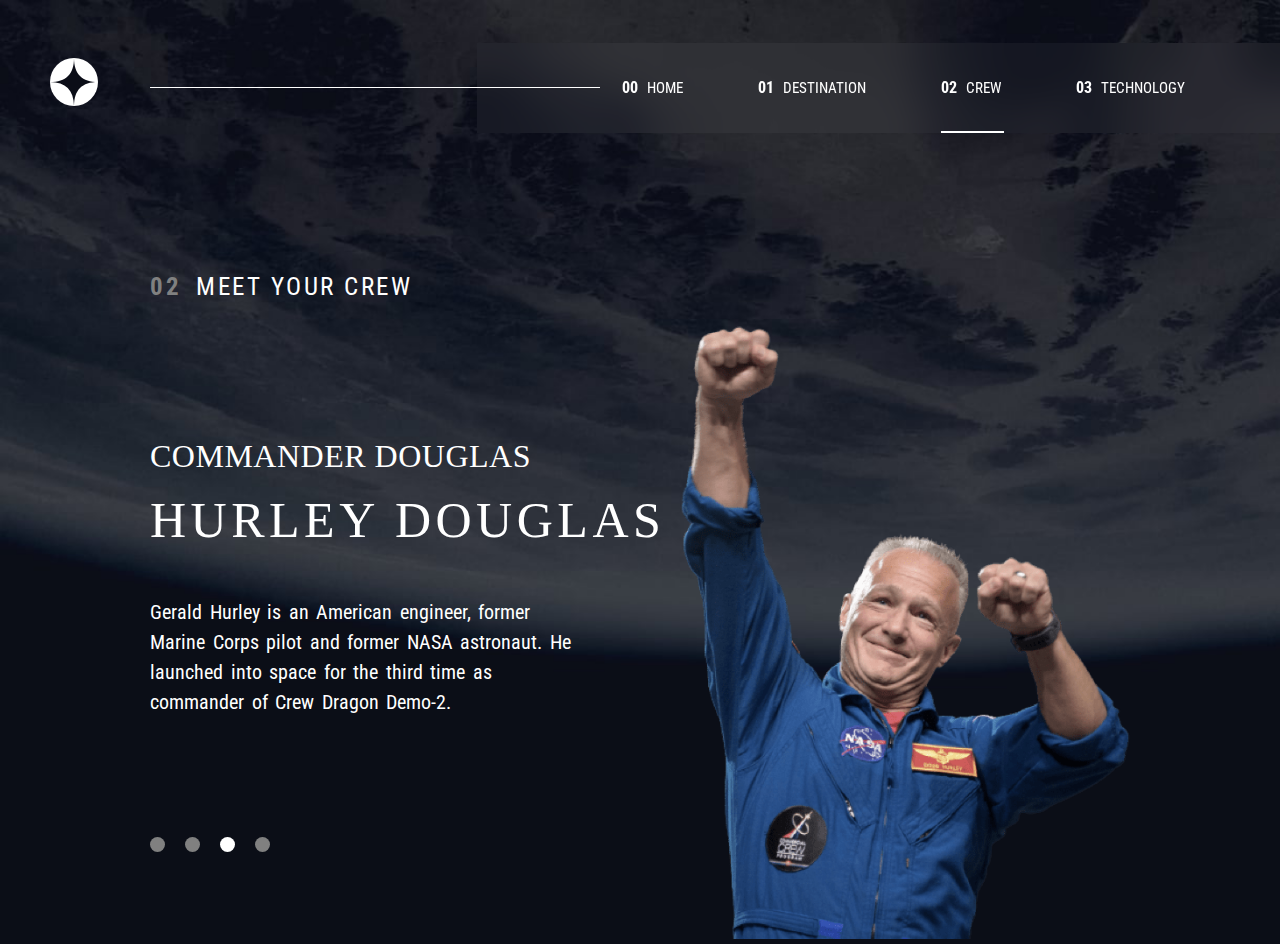
<file: crew.commander.html>
<!DOCTYPE html>
<html lang="en">
  <head>
    <meta charset="UTF-8" />
    <meta name="viewport" content="width=device-width, initial-scale=1.0" />

    <link
      rel="icon"
      type="image/png"
      sizes="32x32"
      href="./assets/favicon-32x32.png"
    />
    <link rel="stylesheet" href="./style.css" />
    <link rel="stylesheet" href="./CSS/all.min.css" />
    <link rel="stylesheet" href="./CSS/normalize.css" />
    <link rel="preconnect" href="https://fonts.googleapis.com" />
    <link rel="preconnect" href="https://fonts.gstatic.com" crossorigin />
    <link
      href="https://fonts.googleapis.com/css2?family=Roboto+Condensed:ital,wght@0,100..900;1,100..900&display=swap"
      rel="stylesheet"
    />

    <title>crew</title>
  </head>
  <body>
    <div class="page3">
      <div class="home">
        <div class="header">
          <div class="icon">
            <img src="./starter-code/assets/shared/logo.svg" alt="" />
          </div>
          <i class="fa-sharp fa-solid fa-bars mobList"></i>
          <div class="nav">
            <ul>
              <li>
                <a onclick="location.href='index.html'"><span>00 </span>Home</a>
              </li>
              <li>
                <a onclick="location.href= 'destination.moon.html'"
                  ><span>01 </span>Destination</a
                >
              </li>
              <li>
                <a onclick="location.href= 'crew.html'" class="crew-active"
                  ><span>02 </span>Crew</a
                >
              </li>
              <li>
                <a onclick="location.href= 'technology.vehicle.html'"
                  ><span>03 </span>Technology</a
                >
              </li>
            </ul>
          </div>
        </div>

        <ul class="menuList" pos="up">
          <li>
            <a onclick="location.href='index.html'"><span>00 </span>Home</a>
          </li>
          <li>
            <a onclick="location.href= 'destination.moon.html'"
              ><span>01 </span>Destination</a
            >
          </li>
          <li>
            <a onclick="location.href= 'crew.html'"><span>02 </span>Crew</a>
          </li>
          <li>
            <a onclick="location.href= 'technology.vehicle.html'"
              ><span>03 </span>Technology</a
            >
          </li>
        </ul>
        <div class="crew">
          <div class="content">
            <div class="text">
              <p class="top"><span>02</span>Meet your crew</p>
              <h4>Commander Douglas</h4>
              <h2>Hurley Douglas</h2>
              <div class="title">
                Gerald Hurley is an American engineer, former Marine Corps pilot
                and former NASA astronaut. He launched into space for the third
                time as commander of Crew Dragon Demo-2.
              </div>
              <div class="boluets">
                <span
                  class="one"
                  onclick="location.href='crew.pilot.html'"
                ></span>
                <span
                  class="two"
                  onclick="location.href='crew.specialist.html'"
                ></span>
                <span
                  class="three active"
                  onclick="location.href='crew.commander.html'"
                ></span>
                <span
                  class="four"
                  onclick="location.href='crew.engineer.html'"
                ></span>
              </div>
            </div>
            <div class="image">
              <img
                src="./starter-code/assets/crew/image-douglas-hurley.png"
                alt=""
              />
            </div>
          </div>
        </div>
      </div>
    </div>
    <script src="./main.js"></script>
  </body>
</html>
</file>
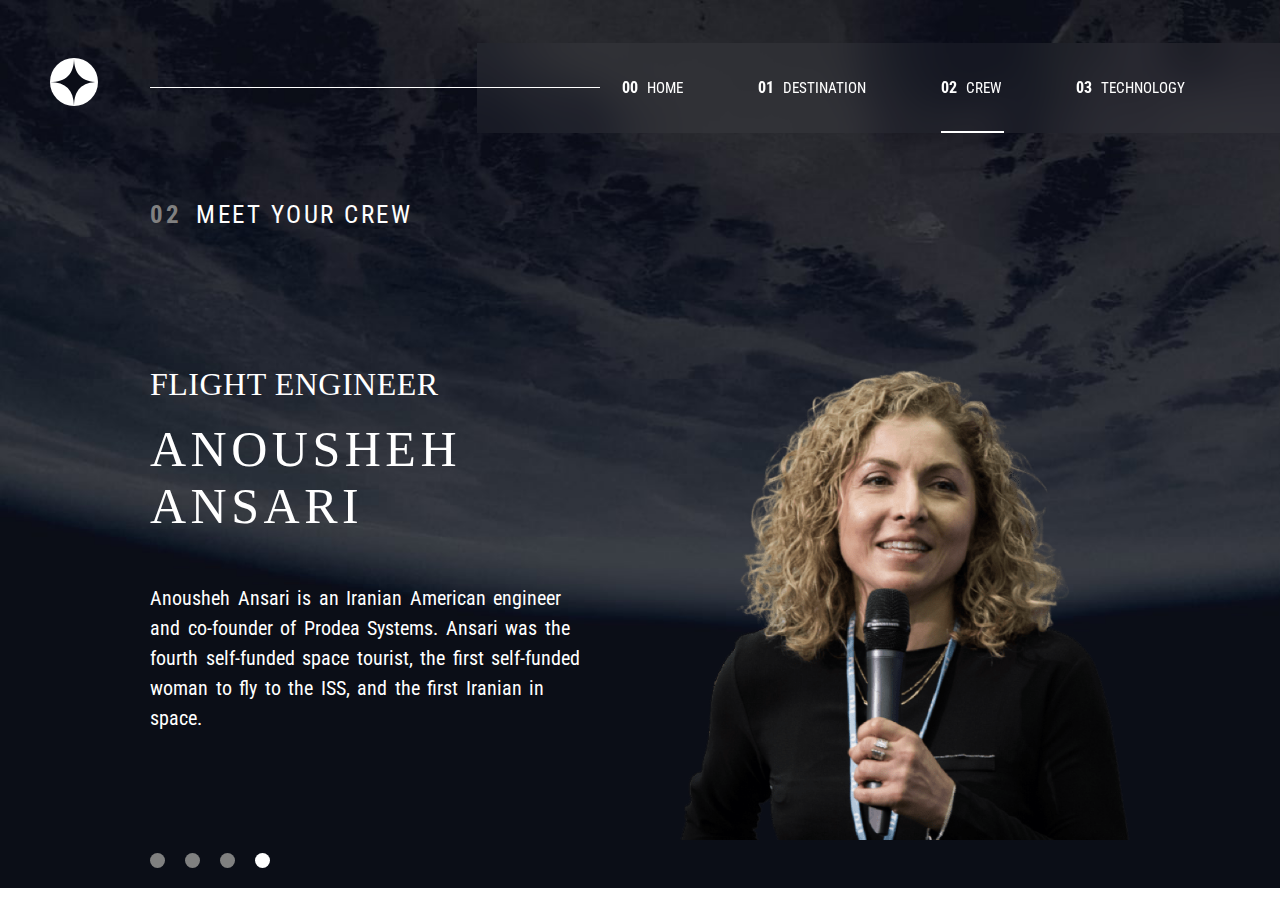
<file: crew.engineer.html>
<!DOCTYPE html>
<html lang="en">
  <head>
    <meta charset="UTF-8" />
    <meta name="viewport" content="width=device-width, initial-scale=1.0" />

    <link
      rel="icon"
      type="image/png"
      sizes="32x32"
      href="./assets/favicon-32x32.png"
    />
    <link rel="stylesheet" href="./style.css" />
    <link rel="stylesheet" href="./CSS/all.min.css" />
    <link rel="stylesheet" href="./CSS/normalize.css" />
    <link rel="preconnect" href="https://fonts.googleapis.com" />
    <link rel="preconnect" href="https://fonts.gstatic.com" crossorigin />
    <link
      href="https://fonts.googleapis.com/css2?family=Roboto+Condensed:ital,wght@0,100..900;1,100..900&display=swap"
      rel="stylesheet"
    />

    <title>Destination</title>
  </head>
  <body>
    <div class="page3">
      <div class="home">
        <div class="header">
          <div class="icon">
            <img src="./starter-code/assets/shared/logo.svg" alt="" />
          </div>
          <i class="fa-sharp fa-solid fa-bars mobList"></i>
          <div class="nav">
            <ul>
              <li>
                <a onclick="location.href='index.html'"><span>00 </span>Home</a>
              </li>
              <li>
                <a onclick="location.href= 'destination.moon.html'"
                  ><span>01 </span>Destination</a
                >
              </li>
              <li>
                <a onclick="location.href= 'crew.html'" class="crew-active"
                  ><span>02 </span>Crew</a
                >
              </li>
              <li>
                <a onclick="location.href= 'technology.vehicle.html'"
                  ><span>03 </span>Technology</a
                >
              </li>
            </ul>
          </div>
        </div>

        <ul class="menuList" pos="up">
          <li>
            <a onclick="location.href='index.html'"><span>00 </span>Home</a>
          </li>
          <li>
            <a onclick="location.href= 'destination.moon.html'"
              ><span>01 </span>Destination</a
            >
          </li>
          <li>
            <a onclick="location.href= 'crew.html'"><span>02 </span>Crew</a>
          </li>
          <li>
            <a onclick="location.href= 'technology.vehicle.html'"
              ><span>03 </span>Technology</a
            >
          </li>
        </ul>
        <div class="crew">
          <div class="content">
            <div class="text">
              <p class="top"><span>02</span>Meet your crew</p>
              <h4>Flight Engineer</h4>
              <h2>Anousheh Ansari</h2>
              <div class="title">
                Anousheh Ansari is an Iranian American engineer and co-founder
                of Prodea Systems. Ansari was the fourth self-funded space
                tourist, the first self-funded woman to fly to the ISS, and the
                first Iranian in space.
              </div>
              <div class="boluets">
                <span
                  class="one"
                  onclick="location.href='crew.pilot.html'"
                ></span>
                <span
                  class="two"
                  onclick="location.href='crew.specialist.html'"
                ></span>
                <span
                  class="three"
                  onclick="location.href='crew.commander.html'"
                ></span>
                <span
                  class="four active"
                  onclick="location.href='crew.engineer.html'"
                ></span>
              </div>
            </div>
            <div class="image">
              <img
                src="./starter-code/assets/crew/image-anousheh-ansari.png"
                alt=""
              />
            </div>
          </div>
        </div>
      </div>
    </div>
    <script src="./main.js"></script>
  </body>
</html>
</file>
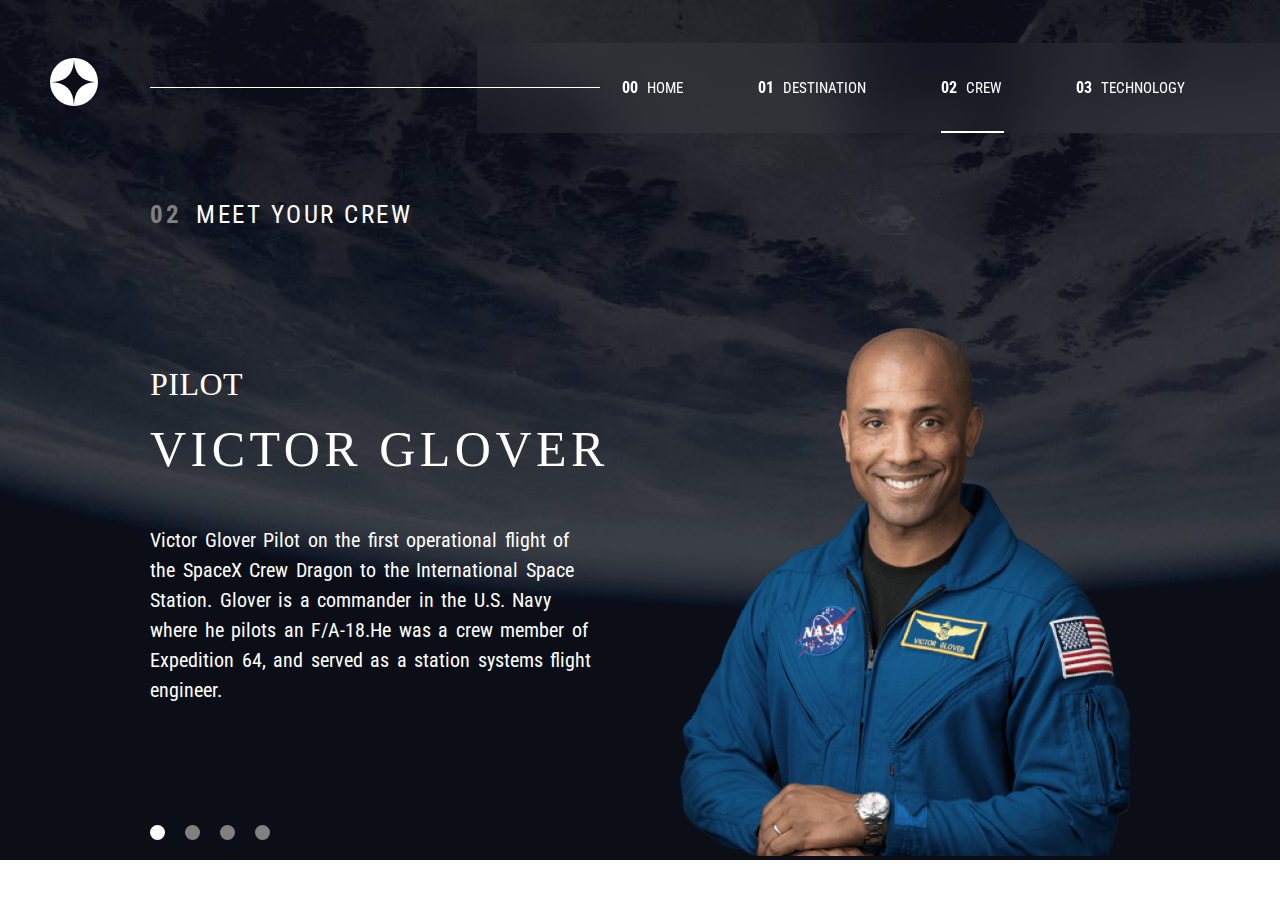
<file: crew.html>
<!DOCTYPE html>
<html lang="en">
  <head>
    <meta charset="UTF-8" />
    <meta name="viewport" content="width=device-width, initial-scale=1.0" />

    <link
      rel="icon"
      type="image/png"
      sizes="32x32"
      href="./assets/favicon-32x32.png"
    />
    <link rel="stylesheet" href="./style.css" />
    <link rel="stylesheet" href="./CSS/all.min.css" />
    <link rel="stylesheet" href="./CSS/normalize.css" />
    <link rel="preconnect" href="https://fonts.googleapis.com" />
    <link rel="preconnect" href="https://fonts.gstatic.com" crossorigin />
    <link
      href="https://fonts.googleapis.com/css2?family=Roboto+Condensed:ital,wght@0,100..900;1,100..900&display=swap"
      rel="stylesheet"
    />

    <title>crew</title>
  </head>
  <body>
    <div class="page3">
      <div class="home">
        <div class="header">
          <div class="icon">
            <img src="./starter-code/assets/shared/logo.svg" alt="" />
          </div>
          <i class="fa-sharp fa-solid fa-bars mobList"></i>
          <div class="nav">
            <ul>
              <li>
                <a onclick="location.href='index.html'"><span>00 </span>Home</a>
              </li>
              <li>
                <a onclick="location.href= 'destination.moon.html'"
                  ><span>01 </span>Destination</a
                >
              </li>
              <li>
                <a onclick="location.href= 'crew.html'" class="crew-active"
                  ><span>02 </span>Crew</a
                >
              </li>
              <li>
                <a onclick="location.href= 'technology.vehicle.html'"
                  ><span>03 </span>Technology</a
                >
              </li>
            </ul>
          </div>
        </div>

        <ul class="menuList" pos="up">
          <li>
            <a onclick="location.href='index.html'"><span>00 </span>Home</a>
          </li>
          <li>
            <a onclick="location.href= 'destination.moon.html'"
              ><span>01 </span>Destination</a
            >
          </li>
          <li>
            <a onclick="location.href= 'crew.html'"><span>02 </span>Crew</a>
          </li>
          <li>
            <a onclick="location.href= 'technology.vehicle.html'"
              ><span>03 </span>Technology</a
            >
          </li>
        </ul>
        <div class="crew">
          <div class="content">
            <div class="text">
              <p class="top"><span>02</span>Meet your crew</p>
              <h4>Pilot</h4>
              <h2>Victor Glover</h2>
              <div class="title">
                Victor Glover Pilot on the first operational flight of the
                SpaceX Crew Dragon to the International Space Station. Glover is
                a commander in the U.S. Navy where he pilots an F/A-18.He was a
                crew member of Expedition 64, and served as a station systems
                flight engineer.
              </div>
              <div class="boluets">
                <span
                  class="one active"
                  onclick="location.href='crew.pilot.html'"
                ></span>
                <span
                  class="two"
                  onclick="location.href='crew.specialist.html'"
                ></span>
                <span
                  class="three"
                  onclick="location.href='crew.commander.html'"
                ></span>
                <span
                  class="four"
                  onclick="location.href='crew.engineer.html'"
                ></span>
              </div>
            </div>
            <div class="image">
              <img
                src="./starter-code/assets/crew/image-victor-glover.png"
                alt=""
              />
            </div>
          </div>
        </div>
      </div>
    </div>
    <script src="./main.js"></script>
  </body>
</html>
</file>
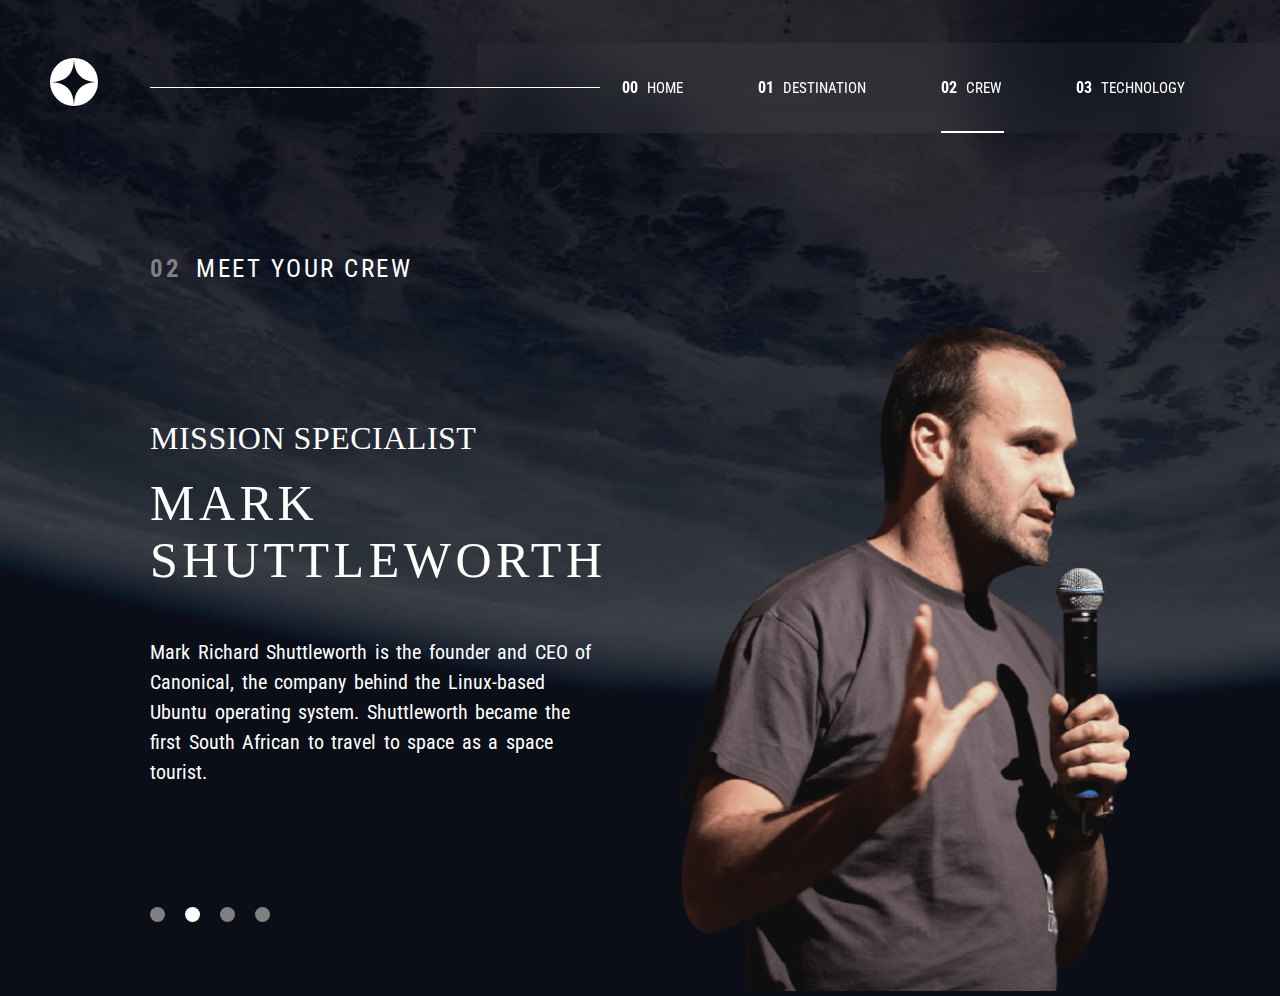
<file: crew.specialist.html>
<!DOCTYPE html>
<html lang="en">
  <head>
    <meta charset="UTF-8" />
    <meta name="viewport" content="width=device-width, initial-scale=1.0" />

    <link
      rel="icon"
      type="image/png"
      sizes="32x32"
      href="./assets/favicon-32x32.png"
    />
    <link rel="stylesheet" href="./style.css" />
    <link rel="stylesheet" href="./CSS/all.min.css" />
    <link rel="stylesheet" href="./CSS/normalize.css" />
    <link rel="preconnect" href="https://fonts.googleapis.com" />
    <link rel="preconnect" href="https://fonts.gstatic.com" crossorigin />
    <link
      href="https://fonts.googleapis.com/css2?family=Roboto+Condensed:ital,wght@0,100..900;1,100..900&display=swap"
      rel="stylesheet"
    />

    <title>crew</title>
  </head>
  <body>
    <div class="page3">
      <div class="home">
        <div class="header">
          <div class="icon">
            <img src="./starter-code/assets/shared/logo.svg" alt="" />
          </div>
          <i class="fa-sharp fa-solid fa-bars mobList"></i>
          <div class="nav">
            <ul>
              <li>
                <a onclick="location.href='index.html'"><span>00 </span>Home</a>
              </li>
              <li>
                <a onclick="location.href= 'destination.moon.html'"
                  ><span>01 </span>Destination</a
                >
              </li>
              <li>
                <a onclick="location.href= 'crew.html'" class="crew-active"
                  ><span>02 </span>Crew</a
                >
              </li>
              <li>
                <a onclick="location.href= 'technology.vehicle.html'"
                  ><span>03 </span>Technology</a
                >
              </li>
            </ul>
          </div>
        </div>

        <ul class="menuList" pos="up">
          <li>
            <a onclick="location.href='index.html'"><span>00 </span>Home</a>
          </li>
          <li>
            <a onclick="location.href= 'destination.moon.html'"
              ><span>01 </span>Destination</a
            >
          </li>
          <li>
            <a onclick="location.href= 'crew.html'"><span>02 </span>Crew</a>
          </li>
          <li>
            <a onclick="location.href= 'technology.vehicle.html'"
              ><span>03 </span>Technology</a
            >
          </li>
        </ul>
        <div class="crew">
          <div class="content">
            <div class="text">
              <p class="top"><span>02</span>Meet your crew</p>
              <h4>Mission Specialist</h4>
              <h2>Mark Shuttleworth</h2>
              <div class="title">
                Mark Richard Shuttleworth is the founder and CEO of Canonical,
                the company behind the Linux-based Ubuntu operating system.
                Shuttleworth became the first South African to travel to space
                as a space tourist.
              </div>
              <div class="boluets">
                <span
                  class="one"
                  onclick="location.href='crew.pilot.html'"
                ></span>
                <span
                  class="two active"
                  onclick="location.href='crew.specialist.html'"
                ></span>
                <span
                  class="three"
                  onclick="location.href='crew.commander.html'"
                ></span>
                <span
                  class="four"
                  onclick="location.href='crew.engineer.html'"
                ></span>
              </div>
            </div>
            <div class="image">
              <img
                src="./starter-code/assets/crew/image-mark-shuttleworth.png"
                alt=""
              />
            </div>
          </div>
        </div>
      </div>
    </div>
    <script src="./main.js"></script>
  </body>
</html>
</file>
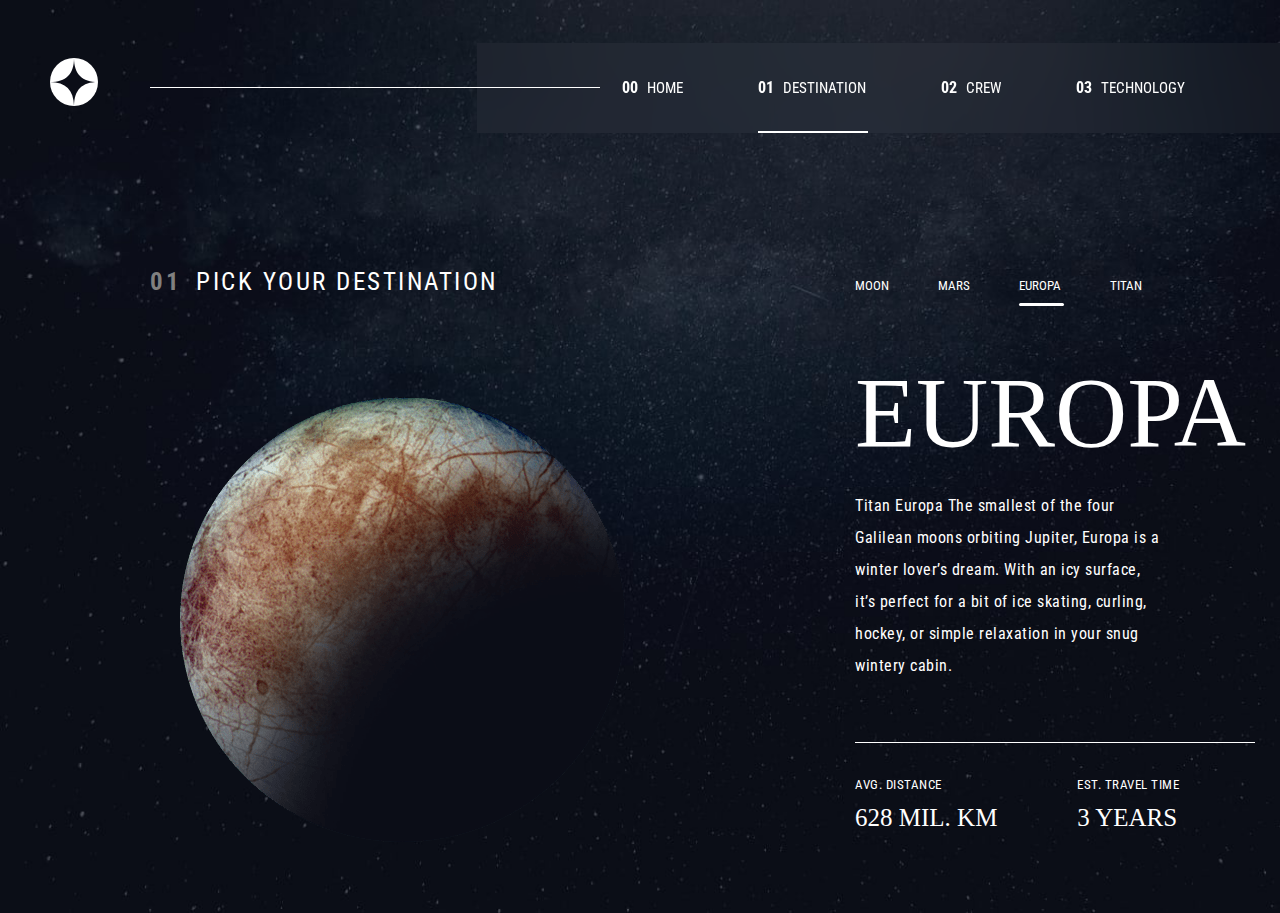
<file: destination.europa.html>
<!DOCTYPE html>
<html lang="en">
  <head>
    <meta charset="UTF-8" />
    <meta name="viewport" content="width=device-width, initial-scale=1.0" />

    <link
      rel="icon"
      type="image/png"
      sizes="32x32"
      href="./assets/favicon-32x32.png"
    />
    <link rel="stylesheet" href="./style.css" />
    <link rel="stylesheet" href="./CSS/all.min.css" />
    <link rel="stylesheet" href="./CSS/normalize.css" />
    <link rel="preconnect" href="https://fonts.googleapis.com" />
    <link rel="preconnect" href="https://fonts.gstatic.com" crossorigin />
    <link
      href="https://fonts.googleapis.com/css2?family=Roboto+Condensed:ital,wght@0,100..900;1,100..900&display=swap"
      rel="stylesheet"
    />

    <title>Destination</title>
  </head>
  <body>
    <div class="page2">
      <div class="home">
        <div class="header">
          <div class="icon">
            <img src="./starter-code/assets/shared/logo.svg" alt="" />
          </div>
          <i class="fa-sharp fa-solid fa-bars mobList"></i>
          <div class="nav">
            <ul>
              <li>
                <a onclick="location.href='index.html'"><span>00 </span>Home</a>
              </li>
              <li class="destination-active">
                <a onclick="location.href= 'destination.moon.html'"
                  ><span>01 </span>Destination</a
                >
              </li>
              <li>
                <a onclick="location.href= 'crew.html'"><span>02 </span>Crew</a>
              </li>
              <li>
                <a onclick="location.href= 'technology.vehicle.html'"
                  ><span>03 </span>Technology</a
                >
              </li>
            </ul>
          </div>
        </div>

        <ul class="menuList" pos="up">
          <li>
            <a onclick="location.href='index.html'"><span>00 </span>Home</a>
          </li>
          <li>
            <a onclick="location.href= 'destination.moon.html'"
              ><span>01 </span>Destination</a
            >
          </li>
          <li>
            <a onclick="location.href= 'crew.html'"><span>02 </span>Crew</a>
          </li>
          <li>
            <a onclick="location.href= 'technology.vehicle.html'"
              ><span>03 </span>Technology</a
            >
          </li>
        </ul>
        <div class="destination">
          <div class="content">
            <div class="left">
              <p class="top"><span>01</span>Pick your destination</p>
              <img
                src="./starter-code/assets/destination/image-europa.png"
                alt=""
              />
            </div>
            <div class="right">
              <span onclick="location.href= 'destination.moon.html'">moon</span>
              <span onclick="location.href= 'destination.mars.html'" >mars</span>
              <span onclick="location.href= 'destination.europa.html'" class="europa-active">europa</span>
              <span onclick="location.href= 'destination.titan.html'">titan</span>
              <h4>europa</h4>
              <p>
                Titan Europa The smallest of the four Galilean moons orbiting Jupiter, Europa is a winter lover’s dream. With an icy surface, it’s perfect for a bit of ice skating, curling, hockey, or simple relaxation in your snug wintery cabin.
              </p>
              <div class="footer">
                <span class="svg">
                  <p>avg. distance</p>
                  <h2> 628 mil. km</h2>
                </span>
                <span class="est">
                  <p>est. travel time</p>
                  <h2>3 years</h2>
              </div>
              </span>
            </div>
          </div>
        </div>
      </div>
    </div>
    <script src="./main.js"></script>
  </body>
</html>
</file>
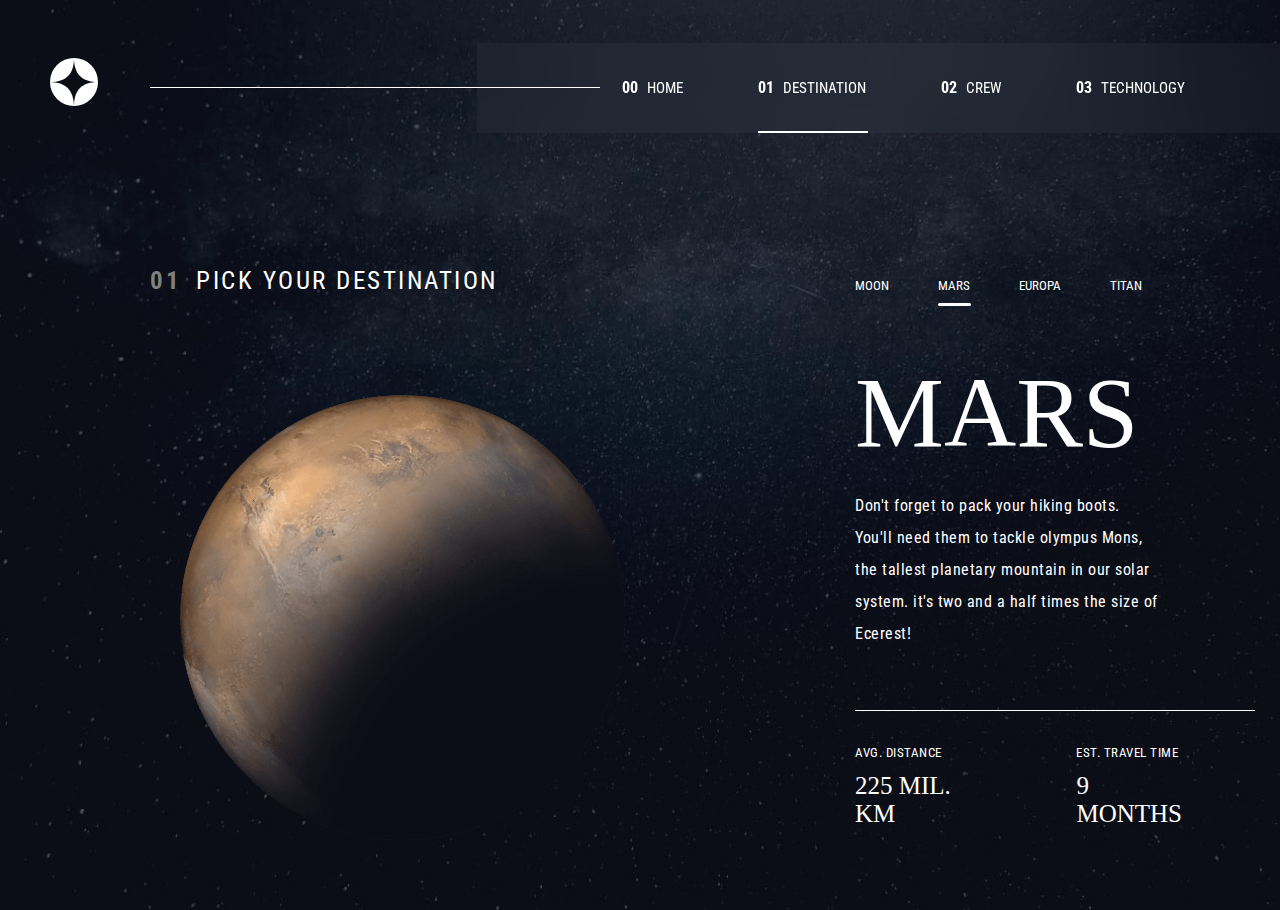
<file: destination.mars.html>
<!DOCTYPE html>
<html lang="en">
  <head>
    <meta charset="UTF-8" />
    <meta name="viewport" content="width=device-width, initial-scale=1.0" />

    <link
      rel="icon"
      type="image/png"
      sizes="32x32"
      href="./assets/favicon-32x32.png"
    />
    <link rel="stylesheet" href="./style.css" />
    <link rel="stylesheet" href="./CSS/all.min.css" />
    <link rel="stylesheet" href="./CSS/normalize.css" />
    <link rel="preconnect" href="https://fonts.googleapis.com" />
    <link rel="preconnect" href="https://fonts.gstatic.com" crossorigin />
    <link
      href="https://fonts.googleapis.com/css2?family=Roboto+Condensed:ital,wght@0,100..900;1,100..900&display=swap"
      rel="stylesheet"
    />

    <title>Destination</title>
  </head>
  <body>
    <div class="page2">
      <div class="home">
        <div class="header">
          <div class="icon">
            <img src="./starter-code/assets/shared/logo.svg" alt="" />
          </div>
          <i class="fa-sharp fa-solid fa-bars mobList"></i>
          <div class="nav">
            <ul>
              <li>
                <a onclick="location.href='index.html'"><span>00 </span>Home</a>
              </li>
              <li class="destination-active">
                <a onclick="location.href= 'destination.moon.html'"
                  ><span>01 </span>Destination</a
                >
              </li>
              <li>
                <a onclick="location.href= 'crew.html'"><span>02 </span>Crew</a>
              </li>
              <li>
                <a onclick="location.href='technology.vehicle.html'"
                  ><span>03 </span>Technology</a
                >
              </li>
            </ul>
          </div>
        </div>

        <ul class="menuList" pos="up">
          <li>
            <a onclick="location.href='index.html'"><span>00 </span>Home</a>
          </li>
          <li>
            <a onclick="location.href= 'destination.moon.html'"
              ><span>01 </span>Destination</a
            >
          </li>
          <li>
            <a onclick="location.href= 'crew.html'"><span>02 </span>Crew</a>
          </li>
          <li>
            <a onclick="location.href= 'technology.vehicle.html'"
              ><span>03 </span>Technology</a
            >
          </li>
        </ul>
        <div class="destination">
          <div class="content">
            <div class="left">
              <p class="top"><span>01</span>Pick your destination</p>
              <img
                src="./starter-code/assets/destination/image-mars.png"
                alt=""
              />
            </div>
            <div class="right">
              <span onclick="location.href= 'destination.moon.html'">moon</span>
              <span
                onclick="location.href= 'destination.mars.html'"
                class="link-active"
                >mars</span
              >
              <span onclick="location.href= 'destination.europa.html'"
                >europa</span
              >
              <span onclick="location.href= 'destination.titan.html'"
                >titan</span
              >

              <div class="text">
                <h4>mars</h4>
                <p>
                  Don't forget to pack your hiking boots. You'll need them to
                  tackle olympus Mons, the tallest planetary mountain in our
                  solar system. it's two and a half times the size of Ecerest!
                </p>
              </div>
              <div class="footer">
                <span class="svg">
                  <p>avg. distance</p>
                  <h2>225 mil. km</h2>
                </span>
                <span class="est">
                  <p>est. travel time</p>
                  <h2>9 months</h2>
                </span>
              </div>
            </div>
          </div>
        </div>
      </div>
    </div>
    <script src="./main.js"></script>
  </body>
</html>
</file>
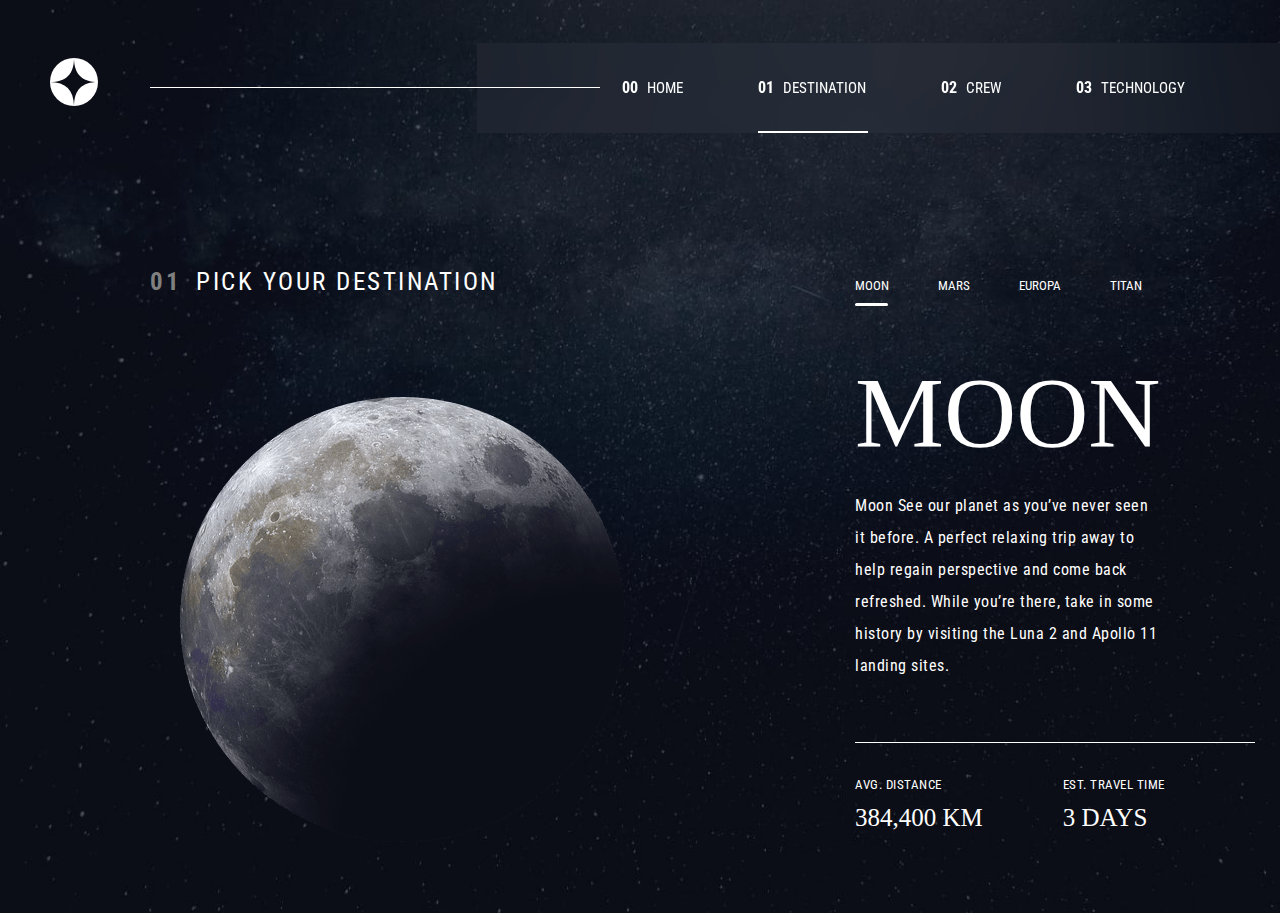
<file: destination.moon.html>
<!DOCTYPE html>
<html lang="en">
  <head>
    <meta charset="UTF-8" />
    <meta name="viewport" content="width=device-width, initial-scale=1.0" />

    <link
      rel="icon"
      type="image/png"
      sizes="32x32"
      href="./assets/favicon-32x32.png"
    />
    <link rel="stylesheet" href="./style.css" />
    <link rel="stylesheet" href="./CSS/all.min.css" />
    <link rel="stylesheet" href="./CSS/normalize.css" />
    <link rel="preconnect" href="https://fonts.googleapis.com" />
    <link rel="preconnect" href="https://fonts.gstatic.com" crossorigin />
    <link
      href="https://fonts.googleapis.com/css2?family=Roboto+Condensed:ital,wght@0,100..900;1,100..900&display=swap"
      rel="stylesheet"
    />

    <title>Destination</title>
  </head>
  <body>
    <div class="page2">
      <div class="home">
        <div class="header">
          <div class="icon">
            <img src="./starter-code/assets/shared/logo.svg" alt="" />
          </div>
          <i class="fa-sharp fa-solid fa-bars mobList"></i>
          <div class="nav">
            <ul>
              <li>
                <a onclick="location.href='index.html'"><span>00 </span>Home</a>
              </li>
              <li class="destination-active">
                <a onclick="location.href= 'destination.moon.html'"
                  ><span>01 </span>Destination</a
                >
              </li>
              <li>
                <a onclick="location.href= 'crew.html'"><span>02 </span>Crew</a>
              </li>
              <li>
                <a onclick="location.href= 'technology.vehicle.html'"
                  ><span>03 </span>Technology</a
                >
              </li>
            </ul>
          </div>
        </div>

        <ul class="menuList" pos="up">
          <li>
            <a onclick="location.href='index.html'"><span>00 </span>Home</a>
          </li>
          <li>
            <a onclick="location.href= 'destination.moon.html'"
              ><span>01 </span>Destination</a
            >
          </li>
          <li>
            <a onclick="location.href= 'crew.html'"><span>02 </span>Crew</a>
          </li>
          <li>
            <a onclick="location.href= 'technology.vehicle.html'"
              ><span>03 </span>Technology</a
            >
          </li>
        </ul>
        <div class="destination">
          <div class="content">
            <div class="left">
              <p class="top"><span>01</span>Pick your destination</p>
              <img
                src="./starter-code/assets/destination/image-moon.png"
                alt=""
              />
            </div>
            <div class="right">
                <span onclick="location.href= 'destination.moon.html'" class="link-active">moon</span>
                <span onclick="location.href= 'destination.mars.html'" >mars</span>
                <span onclick="location.href= 'destination.europa.html'">europa</span>
                <span onclick="location.href= 'destination.titan.html'">titan</span>
              <h4>moon</h4>
              <p>
                Moon See our planet as you’ve never seen it before. A perfect relaxing trip away to help regain perspective and come back refreshed. While you’re there, take in some history by visiting the Luna 2 and Apollo 11 landing sites.
              </p>
              <div class="footer">
                <span class="svg">
                  <p>Avg. distance</p>
                  <h2>384,400 km </h2>
                </span>
                <span class="est">
                  <p>est. travel time</p>
                  <h2>3 days</h2>
              </div>
              </span>
            </div>
          </div>
        </div>
      </div>
    </div>
    <script src="./main.js"></script>
  </body>
</html>
</file>
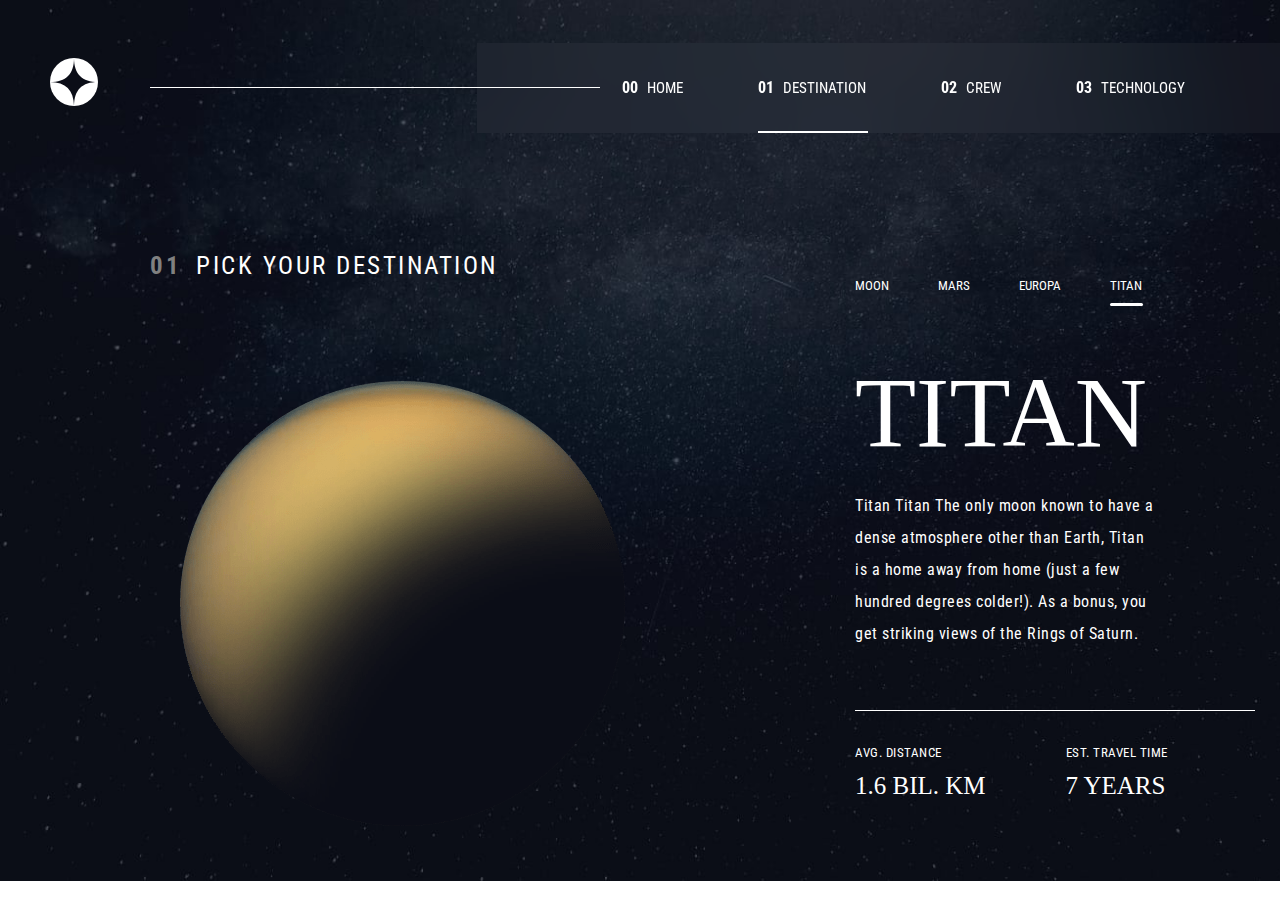
<file: destination.titan.html>
<!DOCTYPE html>
<html lang="en">
  <head>
    <meta charset="UTF-8" />
    <meta name="viewport" content="width=device-width, initial-scale=1.0" />

    <link
      rel="icon"
      type="image/png"
      sizes="32x32"
      href="./assets/favicon-32x32.png"
    />
    <link rel="stylesheet" href="./style.css" />
    <link rel="stylesheet" href="./CSS/all.min.css" />
    <link rel="stylesheet" href="./CSS/normalize.css" />
    <link rel="preconnect" href="https://fonts.googleapis.com" />
    <link rel="preconnect" href="https://fonts.gstatic.com" crossorigin />
    <link
      href="https://fonts.googleapis.com/css2?family=Roboto+Condensed:ital,wght@0,100..900;1,100..900&display=swap"
      rel="stylesheet"
    />

    <title>Destination</title>
  </head>
  <body>
    <div class="page2">
      <div class="home">
        <div class="header">
          <div class="icon">
            <img src="./starter-code/assets/shared/logo.svg" alt="" />
          </div>
          <i class="fa-sharp fa-solid fa-bars mobList"></i>
          <div class="nav">
            <ul>
              <li>
                <a onclick="location.href='index.html'"><span>00 </span>Home</a>
              </li>
              <li class="destination-active">
                <a onclick="location.href= 'destination.moon.html'"
                  ><span>01 </span>Destination</a
                >
              </li>
              <li>
                <a onclick="location.href= 'crew.html'"><span>02 </span>Crew</a>
              </li>
              <li>
                <a onclick="location.href= 'technology.vehicle.html'"
                  ><span>03 </span>Technology</a
                >
              </li>
            </ul>
          </div>
        </div>

        <ul class="menuList" pos="up">
          <li>
            <a onclick="location.href='index.html'"><span>00 </span>Home</a>
          </li>
          <li>
            <a onclick="location.href= 'destination.moon.html'"
              ><span>01 </span>Destination</a
            >
          </li>
          <li>
            <a onclick="location.href= 'crew.html'"><span>02 </span>Crew</a>
          </li>
          <li>
            <a onclick="location.href='technology.vehicle.html'"
              ><span>03 </span>Technology</a
            >
          </li>
        </ul>
        <div class="destination">
          <div class="content">
            <div class="left">
              <p class="top"><span>01</span>Pick your destination</p>
              <img
                src="./starter-code/assets/destination/image-titan.png"
                alt=""
              />
            </div>
            <div class="right">
              <span onclick="location.href= 'destination.moon.html'">moon</span>
              <span onclick="location.href= 'destination.mars.html'" >mars</span>
              <span onclick="location.href= 'destination.europa.html'">europa</span>
              <span onclick="location.href= 'destination.titan.html'" class="link-active">titan</span>
              <h4>titan</h4>
              <p>
                Titan Titan The only moon known to have a dense atmosphere other than Earth, Titan is a home away from home (just a few hundred degrees colder!). As a bonus, you get striking views of the Rings of Saturn.
              </p>
              <div class="footer">
                <span class="svg">
                  <p>avg. distance</p>
                  <h2>1.6 bil. km</h2>
                </span>
                <span class="est">
                  <p>est. travel time</p>
                  <h2>7 years</h2>
              </div>
              </span>
            </div>
          </div>
        </div>
      </div>
    </div>
    <script src="./main.js"></script>
  </body>
</html>
</file>
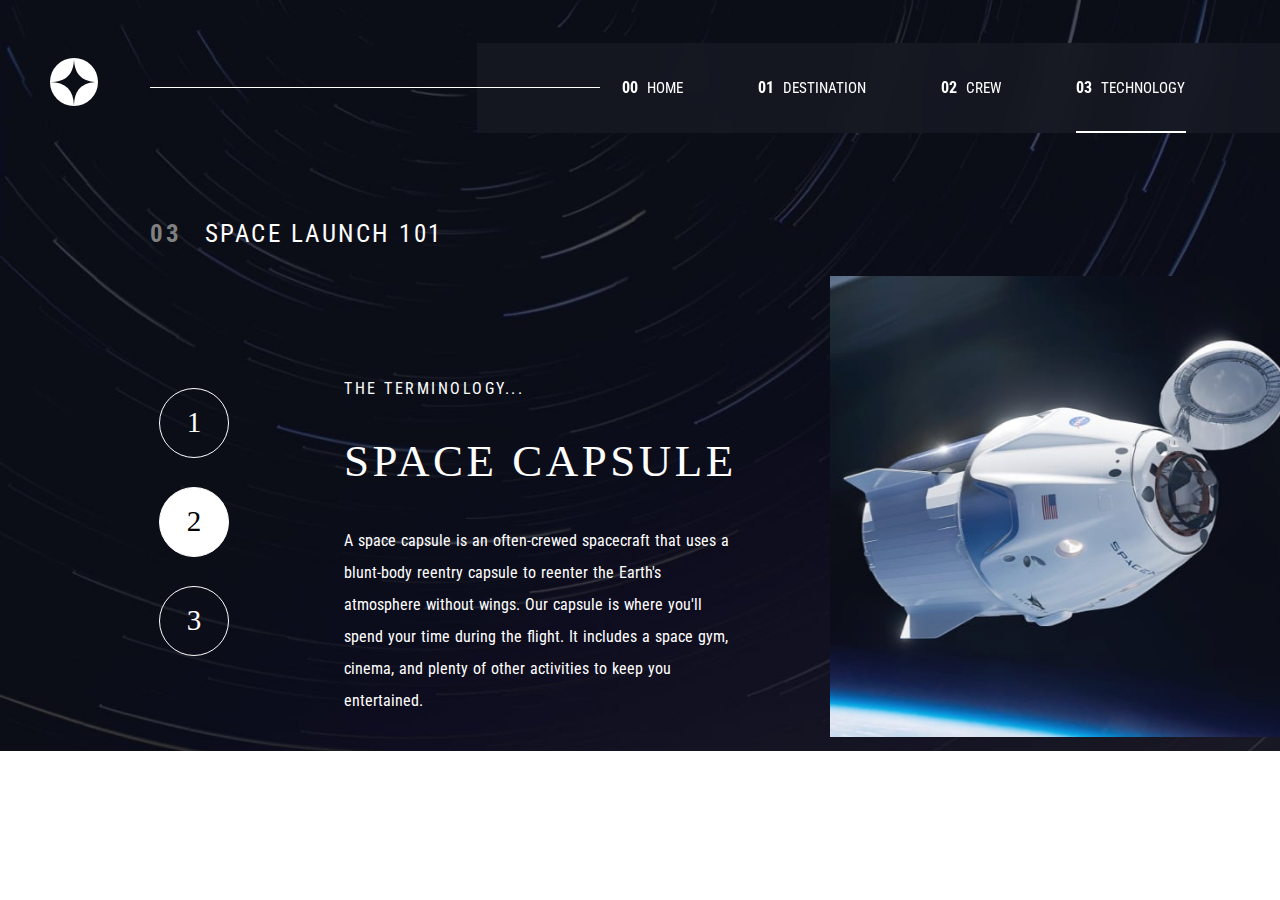
<file: technology.capsule.html>
<!DOCTYPE html>
<html lang="en">
  <head>
    <meta charset="UTF-8" />
    <meta name="viewport" content="width=device-width, initial-scale=1.0" />

    <link
      rel="icon"
      type="image/png"
      sizes="32x32"
      href="./assets/favicon-32x32.png"
    />
    <link rel="stylesheet" href="./style.css" />
    <link rel="stylesheet" href="./CSS/all.min.css" />
    <link rel="stylesheet" href="./CSS/normalize.css" />
    <link rel="preconnect" href="https://fonts.googleapis.com" />
    <link rel="preconnect" href="https://fonts.gstatic.com" crossorigin />
    <link
      href="https://fonts.googleapis.com/css2?family=Roboto+Condensed:ital,wght@0,100..900;1,100..900&display=swap"
      rel="stylesheet"
    />

    <title>technology</title>
  </head>
  <body>
    <div class="page4">
      <div class="home">
        <div class="header">
          <div class="icon">
            <img src="./starter-code/assets/shared/logo.svg" alt="" />
          </div>
          <i class="fa-sharp fa-solid fa-bars mobList"></i>
          <div class="nav">
            <ul>
              <li>
                <a onclick="location.href='index.html'"><span>00 </span>Home</a>
              </li>
              <li>
                <a onclick="location.href= 'destination.moon.html'"
                  ><span>01 </span>Destination</a
                >
              </li>
              <li>
                <a onclick="location.href= 'crew.html'"><span>02 </span>Crew</a>
              </li>
              <li>
                <a
                  onclick="location.href= 'technology.vehicle.html'"
                  class="technology-active"
                  ><span>03 </span>Technology</a
                >
              </li>
            </ul>
          </div>
        </div>

        <ul class="menuList" pos="up">
          <li>
            <a onclick="location.href='index.html'"><span>00 </span>Home</a>
          </li>
          <li>
            <a onclick="location.href= 'destination.moon.html'"
              ><span>01 </span>Destination</a
            >
          </li>
          <li>
            <a onclick="location.href= 'crew.html'"><span>02 </span>Crew</a>
          </li>
          <li>
            <a onclick="location.href='technology.vehicle.html'"
              ><span>03 </span>Technology</a
            >
          </li>
        </ul>
        <div class="technology">
          <div class="content">
            <div class="tit">
              <p class="top"><span>03</span> space launch 101</p>
              <div class="flex">
                <div class="numbers">
                  <p
                    class="one"
                    onclick="location.href= 'technology.vehicle.html'"
                  >
                    1
                  </p>
                  <p
                    class="two light"
                    onclick="location.href= 'technology.capsule.html'"
                  >
                    2
                  </p>
                  <p
                    class="three"
                    onclick="location.href= 'technology.spaceport.html'"
                  >
                    3
                  </p>
                </div>
                <div class="text">
                  <h4>The terminology...</h4>
                  <h2>Space capsule</h2>
                  <p class="paragraph">
                    A space capsule is an often-crewed spacecraft that uses a
                    blunt-body reentry capsule to reenter the Earth's atmosphere
                    without wings. Our capsule is where you'll spend your time
                    during the flight. It includes a space gym, cinema, and
                    plenty of other activities to keep you entertained.
                  </p>
                </div>
              </div>
            </div>
            <div class="image">
              <img
                src="./starter-code/assets/technology/image-space-capsule-portrait.jpg"
                alt=""
              />
            </div>
          </div>
        </div>
      </div>
    </div>
    <script src="./main.js"></script>
  </body>
</html>
</file>
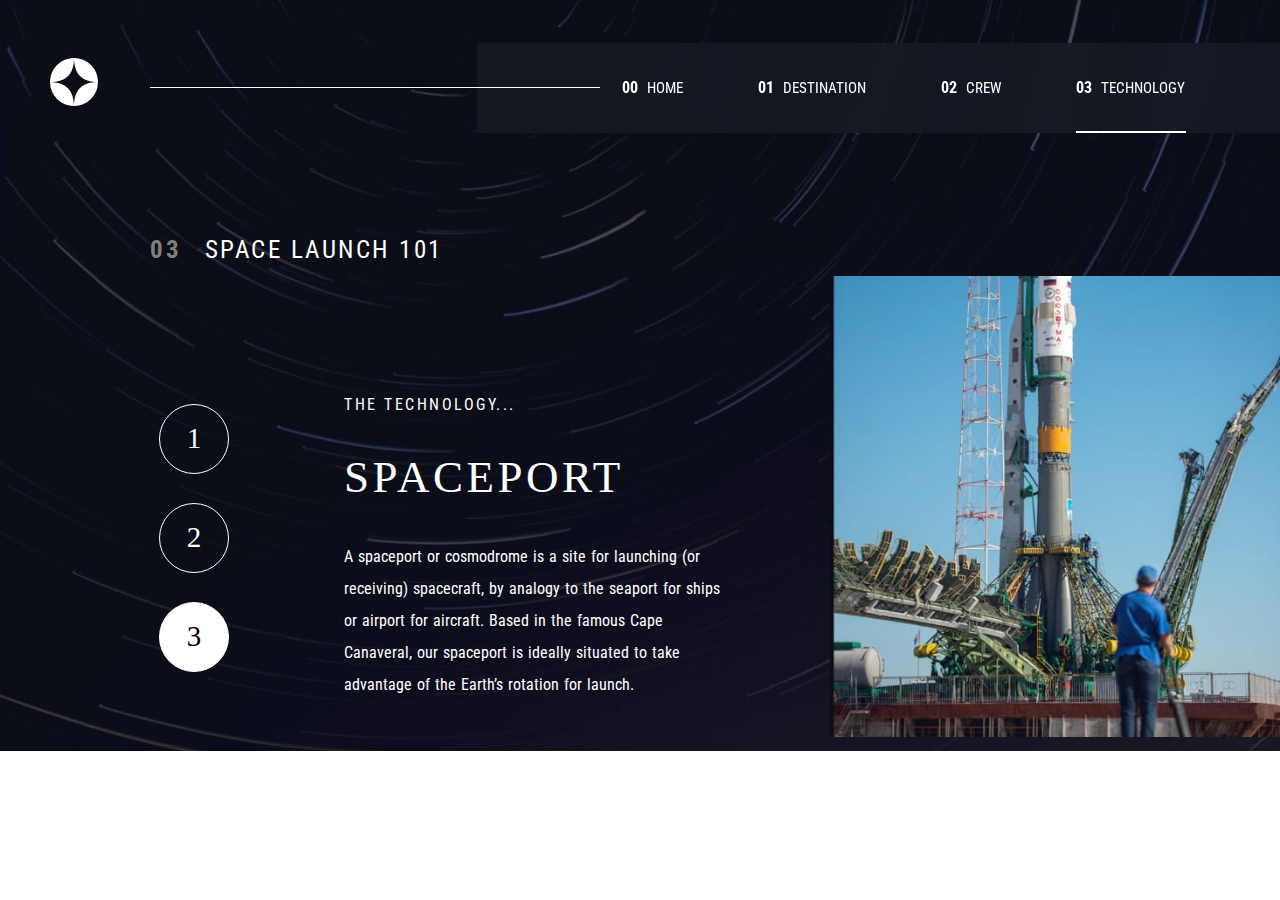
<file: technology.spaceport.html>
<!DOCTYPE html>
<html lang="en">
  <head>
    <meta charset="UTF-8" />
    <meta name="viewport" content="width=device-width, initial-scale=1.0" />

    <link
      rel="icon"
      type="image/png"
      sizes="32x32"
      href="./assets/favicon-32x32.png"
    />
    <link rel="stylesheet" href="./style.css" />
    <link rel="stylesheet" href="./CSS/all.min.css" />
    <link rel="stylesheet" href="./CSS/normalize.css" />
    <link rel="preconnect" href="https://fonts.googleapis.com" />
    <link rel="preconnect" href="https://fonts.gstatic.com" crossorigin />
    <link
      href="https://fonts.googleapis.com/css2?family=Roboto+Condensed:ital,wght@0,100..900;1,100..900&display=swap"
      rel="stylesheet"
    />

    <title>technology</title>
  </head>
  <body>
    <div class="page4">
      <div class="home">
        <div class="header">
          <div class="icon">
            <img src="./starter-code/assets/shared/logo.svg" alt="" />
          </div>
          <i class="fa-sharp fa-solid fa-bars mobList"></i>
          <div class="nav">
            <ul>
              <li>
                <a onclick="location.href='index.html'"><span>00 </span>Home</a>
              </li>
              <li>
                <a onclick="location.href= 'destination.moon.html'"
                  ><span>01 </span>Destination</a
                >
              </li>
              <li>
                <a onclick="location.href= 'crew.html'"><span>02 </span>Crew</a>
              </li>
              <li>
                <a
                  onclick="location.href= 'technology.vehicle.html'"
                  class="technology-active"
                  ><span>03 </span>Technology</a
                >
              </li>
            </ul>
          </div>
        </div>

        <ul class="menuList" pos="up">
          <li>
            <a onclick="location.href='index.html'"><span>00 </span>Home</a>
          </li>
          <li>
            <a onclick="location.href= 'destination.moon.html'"
              ><span>01 </span>Destination</a
            >
          </li>
          <li>
            <a onclick="location.href= 'crew.html'"><span>02 </span>Crew</a>
          </li>
          <li>
            <a onclick="location.href='technology.vehicle.html'"
              ><span>03 </span>Technology</a
            >
          </li>
        </ul>
        <div class="technology">
          <div class="content">
            <div class="tit">
              <p class="top"><span>03</span> space launch 101</p>
              <div class="flex">
                <div class="numbers">
                  <p
                    class="one"
                    onclick="location.href= 'technology.vehicle.html'"
                  >
                    1
                  </p>
                  <p
                    class="two"
                    onclick="location.href= 'technology.capsule.html'"
                  >
                    2
                  </p>
                  <p
                    class="three light"
                    onclick="location.href= 'technology.spaceport.html'"
                  >
                    3
                  </p>
                </div>
                <div class="text">
                  <h4>the technology...</h4>
                  <h2>Spaceport</h2>
                  <p class="paragraph">
                    A spaceport or cosmodrome is a site for launching (or
                    receiving) spacecraft, by analogy to the seaport for ships
                    or airport for aircraft. Based in the famous Cape Canaveral,
                    our spaceport is ideally situated to take advantage of the
                    Earth’s rotation for launch.
                  </p>
                </div>
              </div>
            </div>
            <div class="image">
              <img
                src="./starter-code/assets/technology/image-spaceport-portrait.jpg"
                alt=""
              />
            </div>
          </div>
        </div>
      </div>
    </div>
    <script src="./main.js"></script>
  </body>
</html>
</file>
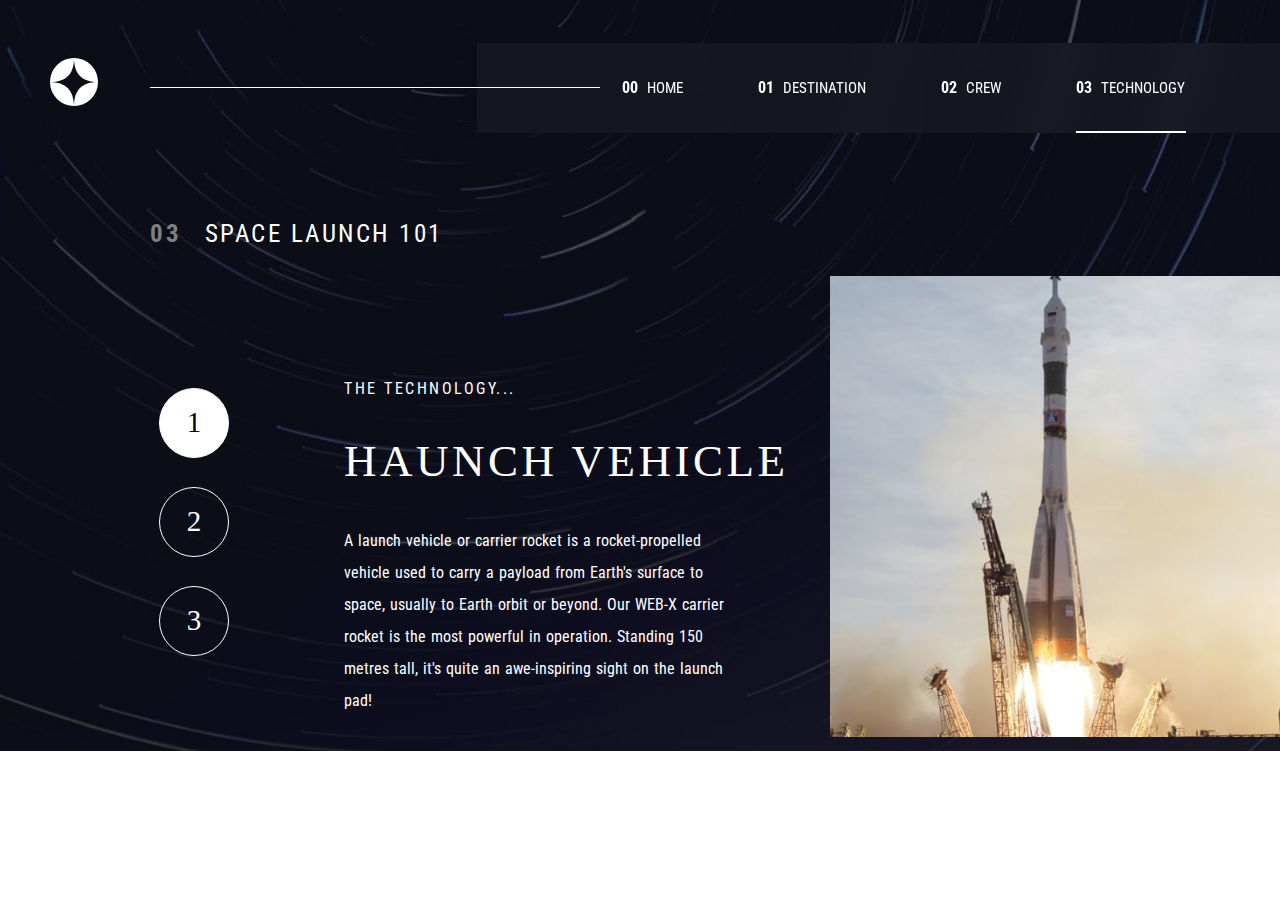
<file: technology.vehicle.html>
<!DOCTYPE html>
<html lang="en">
  <head>
    <meta charset="UTF-8" />
    <meta name="viewport" content="width=device-width, initial-scale=1.0" />

    <link
      rel="icon"
      type="image/png"
      sizes="32x32"
      href="./assets/favicon-32x32.png"
    />
    <link rel="stylesheet" href="./style.css" />
    <link rel="stylesheet" href="./CSS/all.min.css" />
    <link rel="stylesheet" href="./CSS/normalize.css" />
    <link rel="preconnect" href="https://fonts.googleapis.com" />
    <link rel="preconnect" href="https://fonts.gstatic.com" crossorigin />
    <link
      href="https://fonts.googleapis.com/css2?family=Roboto+Condensed:ital,wght@0,100..900;1,100..900&display=swap"
      rel="stylesheet"
    />

    <title>technology</title>
  </head>
  <body>
    <div class="page4">
      <div class="home">
        <div class="header">
          <div class="icon">
            <img src="./starter-code/assets/shared/logo.svg" alt="" />
          </div>
          <i class="fa-sharp fa-solid fa-bars mobList"></i>
          <div class="nav">
            <ul>
              <li>
                <a onclick="location.href='index.html'"><span>00 </span>Home</a>
              </li>
              <li>
                <a onclick="location.href= 'destination.moon.html'"
                  ><span>01 </span>Destination</a
                >
              </li>
              <li>
                <a onclick="location.href= 'crew.html'"><span>02 </span>Crew</a>
              </li>
              <li>
                <a
                  onclick="location.href= 'technology.vehicle.html'"
                  class="technology-active"
                  ><span>03 </span>Technology</a
                >
              </li>
            </ul>
          </div>
        </div>

        <ul class="menuList" pos="up">
          <li>
            <a onclick="location.href='index.html'"><span>00 </span>Home</a>
          </li>
          <li>
            <a onclick="location.href= 'destination.moon.html'"
              ><span>01 </span>Destination</a
            >
          </li>
          <li>
            <a onclick="location.href= 'crew.html'"><span>02 </span>Crew</a>
          </li>
          <li>
            <a onclick="location.href= 'technology.vehicle.html'"
              ><span>03 </span>Technology</a
            >
          </li>
        </ul>
        <div class="technology">
          <div class="content">
            <div class="tit">
              <p class="top"><span>03</span> space launch 101</p>
              <div class="flex">
                <div class="numbers">
                  <p
                    class="one light"
                    onclick="location.href= 'technology.vehicle.html'"
                  >
                    1
                  </p>
                  <p
                    class="two"
                    onclick="location.href= 'technology.capsule.html'"
                  >
                    2
                  </p>
                  <p
                    class="three"
                    onclick="location.href= 'technology.spaceport.html'"
                  >
                    3
                  </p>
                </div>
                <div class="text">
                  <h4>the technology...</h4>
                  <h2>haunch vehicle</h2>
                  <p class="paragraph">
                    A launch vehicle or carrier rocket is a rocket-propelled
                    vehicle used to carry a payload from Earth's surface to
                    space, usually to Earth orbit or beyond. Our WEB-X carrier
                    rocket is the most powerful in operation. Standing 150
                    metres tall, it's quite an awe-inspiring sight on the launch
                    pad!
                  </p>
                </div>
              </div>
            </div>
            <div class="image">
              <img
                src="./starter-code/assets/technology/image-launch-vehicle-portrait.jpg"
                alt=""
              />
            </div>
          </div>
        </div>
      </div>
    </div>
    <script src="./main.js"></script>
  </body>
</html>
</file>
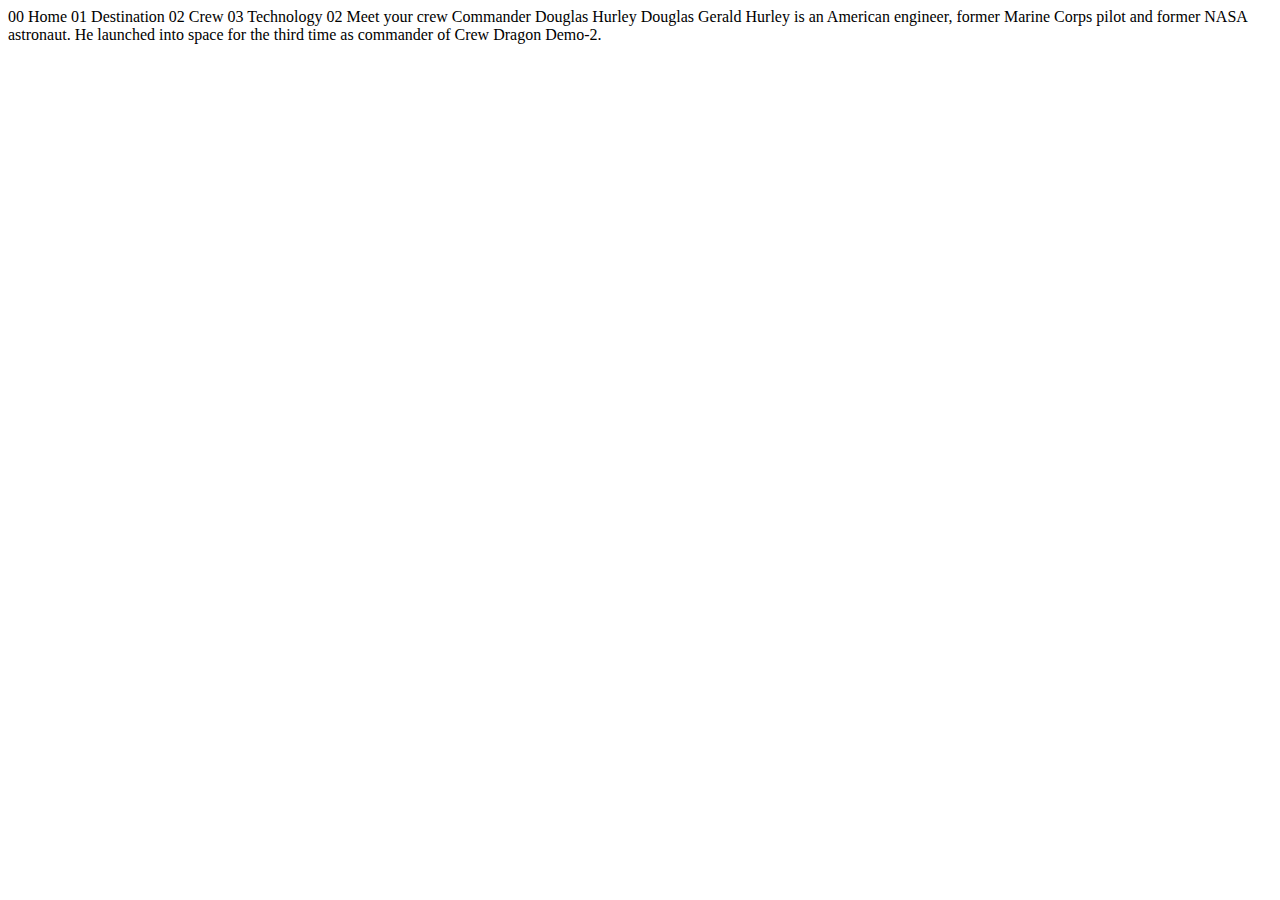
<file: starter-code/crew-commander.html>
<!DOCTYPE html>
<html lang="en">
<head>
  <meta charset="UTF-8">
  <meta name="viewport" content="width=device-width, initial-scale=1.0">

  <link rel="icon" type="image/png" sizes="32x32" href="./assets/favicon-32x32.png">
  
  <title>Frontend Mentor | Space tourism website</title>
</head>
<body>

  00 Home
  01 Destination
  02 Crew
  03 Technology

  02 Meet your crew

  Commander
  Douglas Hurley

  Douglas Gerald Hurley is an American engineer, former Marine Corps pilot 
  and former NASA astronaut. He launched into space for the third time as 
  commander of Crew Dragon Demo-2.
</body>
</html>
</file>
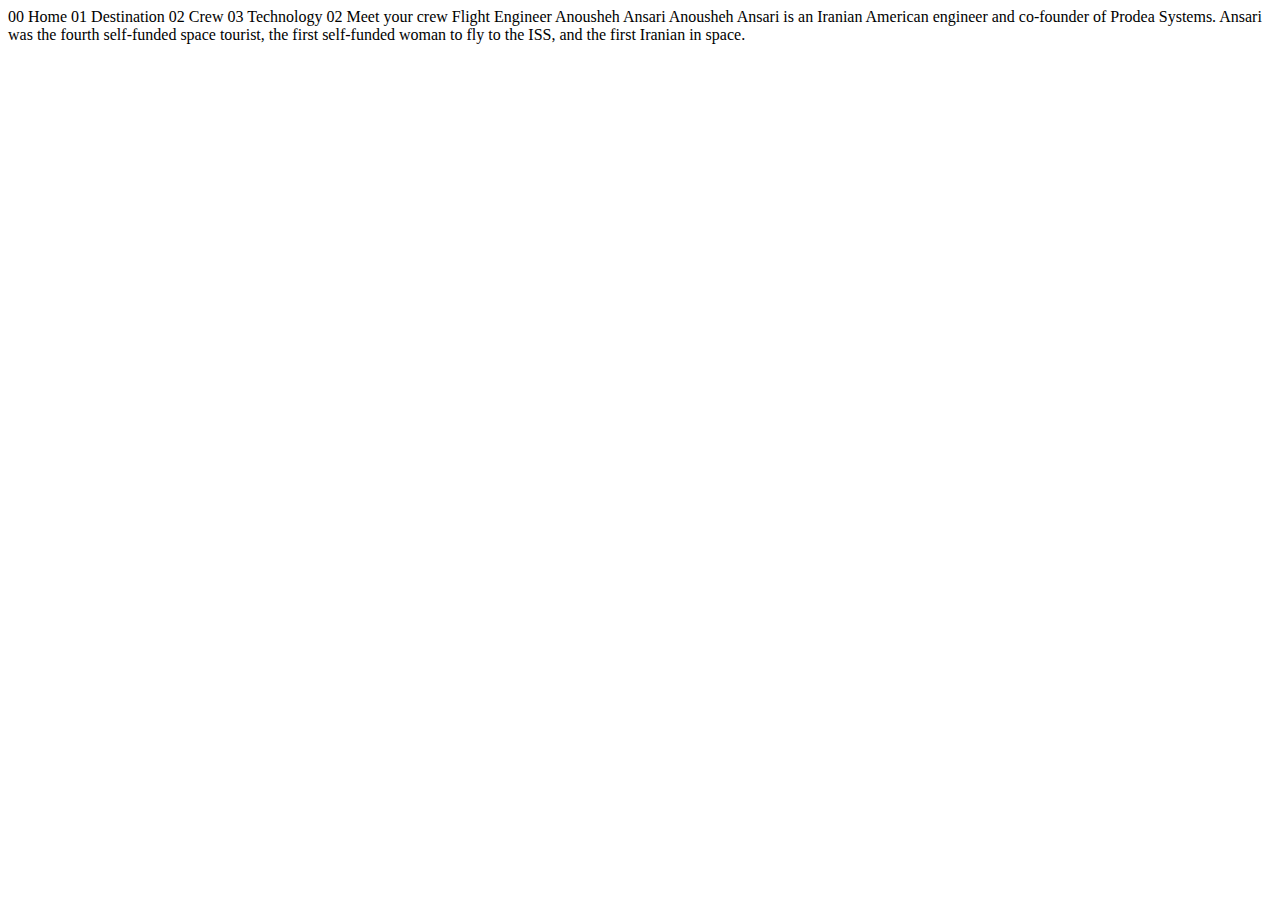
<file: starter-code/crew-engineer.html>
<!DOCTYPE html>
<html lang="en">
<head>
  <meta charset="UTF-8">
  <meta name="viewport" content="width=device-width, initial-scale=1.0">

  <link rel="icon" type="image/png" sizes="32x32" href="./assets/favicon-32x32.png">
  
  <title>Frontend Mentor | Space tourism website</title>
</head>
<body>

  00 Home
  01 Destination
  02 Crew
  03 Technology

  02 Meet your crew

  Flight Engineer
  Anousheh Ansari

  Anousheh Ansari is an Iranian American engineer and co-founder of Prodea Systems. 
  Ansari was the fourth self-funded space tourist, the first self-funded woman to 
  fly to the ISS, and the first Iranian in space. 
</body>
</html>
</file>
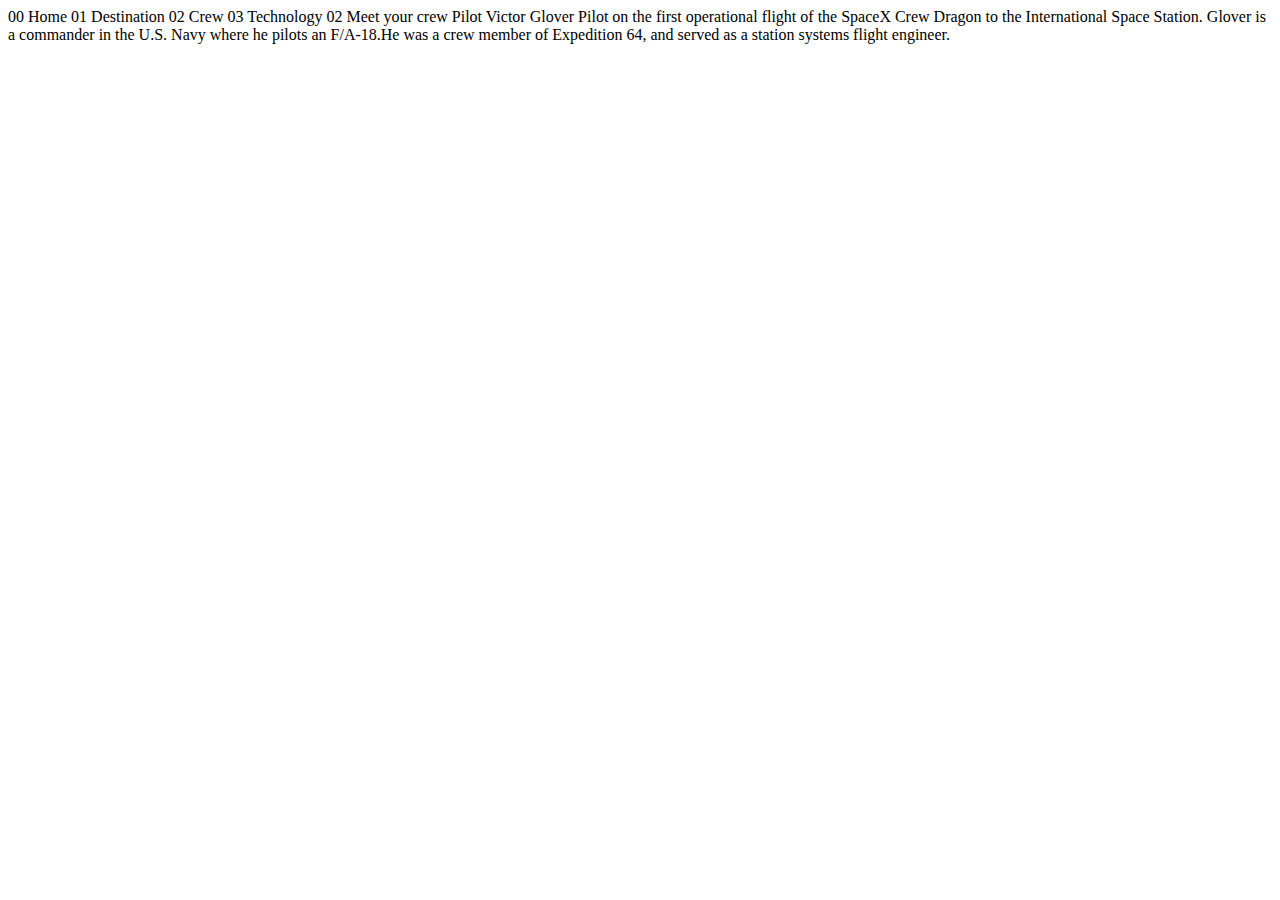
<file: starter-code/crew-pilot.html>
<!DOCTYPE html>
<html lang="en">
<head>
  <meta charset="UTF-8">
  <meta name="viewport" content="width=device-width, initial-scale=1.0">

  <link rel="icon" type="image/png" sizes="32x32" href="./assets/favicon-32x32.png">
  
  <title>Frontend Mentor | Space tourism website</title>
</head>
<body>

  00 Home
  01 Destination
  02 Crew
  03 Technology

  02 Meet your crew

  Pilot
  Victor Glover

  Pilot on the first operational flight of the SpaceX Crew Dragon to the 
  International Space Station. Glover is a commander in the U.S. Navy where 
  he pilots an F/A-18.He was a crew member of Expedition 64, and served as a 
  station systems flight engineer. 
</body>
</html>
</file>
<file: style.css>
* {
  box-sizing: border-box;
  -moz-box-sizing: border-box;
  -webkit-box-sizing: border-box;
  font-family: "Roboto Condensed", sans-serif;
  font-optical-sizing: auto;
  font-style: normal;
}

ul {
  list-style: none;
}

.page1 {
  background-image: url(./starter-code/assets/home/background-home-desktop.jpg);
  background-size: cover;
  position: relative;
}
.home .header {
  color: white;
  display: flex;
  align-items: center;
  justify-content: space-between;
}
.home .header .icon {
  font-size: 49px;
  margin: 58px 50px;
}
.home .header .icon::after {
  content: "";
  position: absolute;
  width: 450px;
  height: 0.1mm;
  background-color: #ffffff;
  top: 87px;
  left: 150px;
  z-index: 1;
}
.home .header .nav {
  background: #ffffff0a;
  padding: 20px;
  backdrop-filter: blur(20px);
}

.home .header ul {
  display: flex;
  margin-left: 85px;
}

.home .menuList {
  position: absolute;
  margin: -26px 112px 0 0;
  width: 100%;
  top: 16%;
  left: -100%;
  transition: 0.3s;
  backdrop-filter: blur(10px);
  background: #ffffff08;
}
.home .menuList li {
  padding: 22px;
  border-bottom: 1px solid white;
}
.home .menuList li a {
  text-decoration: none;
  color: white;
  font-size: 17px;
  cursor: pointer;
}

.home .header ul li a {
  margin-right: 75px;
  text-transform: uppercase;
  font-size: 15px;
  color: white;
  text-decoration: none;
  cursor: pointer;
}
.home .header ul li a span {
  font-weight: bold;
  word-spacing: 5px;
  font-size: 16px;
}
.home-active::after {
  content: "";
  position: absolute;
  border-bottom: 2px solid white;
  display: block;
  width: 65px;
  bottom: 0px;
}
.home .content {
  color: white;
  display: flex;
  justify-content: space-between;
  align-items: center;
}
.home .content .continer .title {
  margin: 180px 0 30px 150px;

  font-size: 17px;
  line-height: 1.8;
  font-weight: normal;
}
.home .content .continer .title p {
  font-size: 24px;
  margin: 10px;
  font-weight: normal;
  text-transform: uppercase;
  letter-spacing: 2.9px;
}
.home .content .continer .title h4 {
  font-size: 135px;
  text-transform: uppercase;
  font-weight: normal;
  margin-top: -20px;
  margin-bottom: 0;
  font-family: none;
}
.home .content .continer .title .three {
  font-size: 17px;
  font-weight: normal;
  margin: 0 400px 0 55px;
  width: 80%;
}
.home .content .circle {
  display: flex;
  justify-content: center;
  align-items: center;
  background-color: white;
  color: black;
  padding: 120px;
  width: 70px;
  height: 70px;
  border-radius: 50%;
  font-size: 25px;
  text-transform: uppercase;
  letter-spacing: 2.5px;
  margin: 300px 200px 20px 235px;
}

.page2 .home {
  background-image: url(./starter-code/assets/destination/background-destination-desktop.jpg);
  background-size: cover;
  position: relative;
}
.home .nav .destination-active::before {
  content: "";
  position: absolute;
  background-color: white;
  width: 110px;
  height: 2px;
  bottom: 0;
}
.destination {
  display: flex;
  justify-content: space-between;
}
@media (min-width: 767px) {
  .destination .left {
    margin-left: -100px;
  }
}

.top {
  color: white;
  font-size: 25px;
  text-transform: uppercase;
  margin: 25px 20px 50px 150px;
  letter-spacing: 2.5px;
  font-weight: normal;
}

.top span {
  margin-right: 15px;
  color: gray;
  font-weight: bold;
}
.destination img {
  margin: 50px 0 0 180px;
}

.destination .right {
  color: white;
  margin: 100px 0 0 200px;
}

.destination .right span {
  text-transform: uppercase;
  margin-right: 45px;
  font-size: 13px;
  position: relative;
  cursor: pointer;
}

.destination .link-active::after {
  content: "";
  position: absolute;
  left: 0;
  top: 25px;
  background-color: white;
  width: 33px;
  height: 3px;
  border-radius: 6px;
}
.destination .europa-active::after {
  content: "";
  position: absolute;
  left: 0;
  top: 25px;
  background-color: white;
  width: 45px;
  height: 3px;
  border-radius: 6px;
}
.destination h4 {
  font-size: 100px;
  text-transform: uppercase;
  margin: 60px 0 0 0;
  font-weight: normal;
  font-family: none;
}

.destination .right p {
  margin: 20px 120px 0 0;
  line-height: 2;
  font-weight: normal;
  letter-spacing: 0.5px;
}
.destination .right .footer {
  display: flex;
  margin: 60px 0;
}
.destination .footer::before {
  content: "";
  position: absolute;
  background-color: white;
  height: 1px;
  width: 400px;
}

.destination .right .footer .svg {
  margin-right: 80px;
}

.destination .content .right .footer .svg p {
  font-size: 13px;
  margin: 30px 0 6px;
}
.destination .right .footer .svg h2 {
  font-weight: normal;
  font-size: 25px;
  font-family: none;
  margin-top: 0;
}
.destination .right .footer .est {
  margin-right: 80px;
}
.destination .right .footer .est p {
  font-size: 13px;
  margin: 30px 0 6px;
}
.destination .right .footer .est h2 {
  font-weight: normal;
  font-size: 25px;
  font-family: none;
  margin-top: 0;
}

.page3 .home {
  background-image: url(./starter-code/assets/crew/background-crew-desktop.jpg);
  background-size: cover;
  position: relative;
}
.home .nav .crew-active::before {
  content: "";
  position: absolute;
  background-color: white;
  width: 63px;
  height: 2px;
  bottom: 0;
}

.crew .content .text h4 {
  font-size: 32px;
  margin: 136px 0 0 150px;
  font-weight: normal;
  text-transform: uppercase;
  font-family: none;
  letter-spacing: 0.5px;
}

.crew .content .text h2 {
  margin: 18px 0 47px 150px;
  text-transform: uppercase;
  font-size: 50px;
  font-weight: normal;
  letter-spacing: 4.5px;
  font-family: none;
}

.crew .content .text .title {
  margin: 0 20px 80px 150px;
  width: 65%;
  font-size: 20px;
  font-weight: normal;
  word-spacing: 2.5px;
  line-height: 1.5;
}

.crew .content .boluets {
  display: flex;
  margin-left: 150px;
}

.crew .content .boluets span {
  width: 15px;
  height: 15px;
  background-color: gray;
  display: flex;
  border-radius: 50%;
  margin: 40px 20px 20px 0;
  cursor: pointer;
}
.crew .content .boluets .active {
  background-color: white;
}
.crew .content .image img {
  width: 600px;
  padding: 150px 150px 0 0;
  margin-bottom: 0;
}
@media (max-width: 1120px) {
  .crew .content .image img {
    width: 385px;
    padding: 295px 40px 0 0;
  }
}
.page4 .home {
  background-image: url(./starter-code/assets/technology/background-technology-desktop.jpg);
  background-size: cover;
  position: relative;
}
.home .nav .technology-active::before {
  content: "";
  position: absolute;
  background-color: white;
  width: 110px;
  height: 2px;
  bottom: 0;
}
.technology .content .tit .flex {
  display: flex;
  margin-top: 110px;
}
@media (max-width: 1120px) {
  .technology .content .tit .flex {
    display: block;
    margin: 20px 0 20px 50px;
    text-align: center;
  }
}
.home .technology .content .flex .numbers {
  margin: 0px 115px 0 159px;
}
@media (max-width: 1120px) {
  .home .technology .content .flex .numbers {
    display: flex;
    margin: 0px;
  }
  .home .technology .content .flex .numbers p {
    margin: 20px auto;
  }
  .home .technology .content .flex .text .paragraph {
    margin: 0 auto;
  }
}
.home .technology .content .flex .numbers .light {
  background: white;
  color: black;
}
.home .technology .content .flex .numbers p {
  font-size: 29px;
  font-weight: normal;
  font-family: none;
  border: 1px solid white;
  width: 70px;
  height: 70px;
  border-radius: 50%;
  display: flex;
  justify-content: center;
  align-items: center;
  cursor: pointer;
}
.home .technology .content .flex .text h4 {
  text-transform: uppercase;
  font-weight: normal;
  letter-spacing: 2.5px;
}
.home .technology .content .flex .text h2 {
  text-transform: uppercase;
  font-weight: normal;
  font-size: 45px;
  font-family: none;
  letter-spacing: 3.5px;
}
.home .technology .content .flex .text .paragraph {
  width: 80%;
  line-height: 2;
  word-spacing: 1px;
}
.home .technology .content .image img {
  width: 450px;
  margin: 100px 0 10px;
}
/* ======================================================= */
@media (min-width: 768px) {
  .continer {
    width: 750px;
  }
  .home .content {
    margin-left: 0;
  }
}
@media (min-width: 992px) {
  .continer {
    width: 950px;
  }
  .home .content .continer .title .three {
    margin: 0px;
  }
  .home .continer {
    width: 80%;
  }
}
@media (max-width: 992px) {
  .home .content .continer .title {
    margin: 50px 0 -100px;
  }
  .home {
    background-image: url(./starter-code/assets/home/background-home-tablet.jpg);
    background-size: cover;
  }
  .page2 .home {
    background-image: url(./starter-code/assets/destination/background-destination-tablet.jpg);
    background-size: cover;
  }
  .page3 .home {
    background-image: url(./starter-code/assets/crew/background-crew-tablet.jpg);
    background-size: cover;
  }
  .page4 .home {
    background-image: url(./starter-code/assets/technology/background-technology-tablet.jpg);
    background-size: cover;
  }
}
@media (max-width: 767px) {
  .destination .left p {
    font-size: 20px;
    margin-left: -5px;
  }
  .destination .left img {
    width: 90%;
    margin-left: -5px;
  }
  .destination .right {
    margin-left: 40px;
  }
  .destination .right h4 {
    margin: 50px 0 20px -35px;
    font-size: 70px;
  }
  .destination .right p {
    margin: 0 44px 0 5px;
  }
  .destination .right span {
    margin-right: 30px;
  }
  .destination .right .footer::before {
    margin-left: -90px;
  }
  .destination .right .footer {
    margin-left: 50px;
    font-size: 13px;
  }
  .home .header .nav {
    display: none;
  }
  .home .content .continer .title p {
    font-size: 18px;
    margin: 0 auto;
  }
  .home .content .continer .title h4 {
    font-size: 95px;
    margin: 0 auto;
  }
  .home .content .circle {
    margin: 220px 20px 50px -12px;
  }

  .home .header .mobList {
    font-size: 42px;
    margin: 0 45px 7px;
  }
  .home {
    background-image: url(./starter-code/assets/home/background-home-mobile.jpg);
    background-size: cover;
  }
  .page2 .home {
    background-image: url(./starter-code/assets/destination/background-destination-mobile.jpg);
    background-size: cover;
  }
  .page3 .home {
    background-image: url(./starter-code/assets/crew/background-crew-mobile.jpg);
    background-size: cover;
  }
  .page4 .home {
    background-image: url(./starter-code/assets/technology/background-technology-mobile.jpg);
    background-size: cover;
  }

  .home .menuList {
    top: 160px;
  }
  .home .technology .content .tit .flex .numbers {
    margin-left: -40px;
  }
  .home .technology .content .tit .flex .text h4 {
    margin-left: -40px;
  }
  .home .technology .content .tit .flex .text h2 {
    margin-left: -40px;
  }
  .home .technology .content .tit .flex .text .paragraph {
    margin-left: 5px;
  }
  .home .technology .content .image img {
    width: 270px;
  }
  .home .technology .content .image {
    margin-left: -40px;
  }
}
@media (min-width: 1120px) {
  .destination .left {
    margin-left: 0px;
  }
  .destination .right {
    margin-left: 230px;
  }
}

@media (min-width: 767px) {
  .destination .right {
    margin-left: 100px;
  }
  .destination .right h4 {
    margin-left: -35px;
  }
  .destination .right p {
    margin-left: 75px;
  }

  .home .header .mobList {
    display: none;
  }
  .home .menuList {
    display: none;
  }
}
@media (min-width: 1070px) {
  .destination .right h4 {
    margin-left: 0;
  }
  .destination .right p {
    margin-left: 0;
  }
  .destination .right .footer::before {
    display: block;
  }
  .destination .right .footer {
    margin-left: 0;
  }
}

@media (max-width: 400px) {
  .destination .right .footer .svg {
    margin: 0 64px 0px -100px;
  }
  .destination .right .footer .est {
    margin: 0px;
  }
}

@media (max-width: 1070px) {
  .home .content {
    flex-direction: column;
    text-align: center;
    width: 100%;
  }
  .destination .right .footer {
    text-align: center;
    justify-content: center;
  }
  .destination .right .footer::before {
    width: 290px;
  }

  .home .content .continer .title .three {
    margin: 0 auto;
  }
  .continer .circle {
    margin: 80px -131px 0 0;
  }
  .home .content .continer .title {
    margin: 50px 30px -100px 0;
  }

  .crew .content .text h4 {
    margin: 50px;
    font-size: 27px;
  }
  .crew .content .text h2 {
    margin: 0 auto;
    font-size: 30px;
    width: 100%;
  }
  .crew .content .text .title {
    margin: 50px auto;
    width: 90%;
  }
  .crew .content .text .boluets {
    text-align: center;
    justify-content: center;
    margin: 0;
  }
  .crew .content .image img {
    padding: 45px 0 0px;
    width: 80%;
  }
  .home .technology .content .image img {
    margin: 20px 0 0 40px;
  }
  .top {
    margin: 40px auto;
  }
  .home .technology .content .flex .numbers {
    margin: 0px;
  }
}
@media (min-width: 1100px) {
  .continer {
    width: 1100px;
  }
}

@media (max-width: 1200px) {
  .home .header ul li a {
    margin-right: 40px;
  }
  .home .header .icon::after {
    display: none;
  }
}
@media (min-width: 1200px) {
  .destination .right {
    margin-left: 230px;
  }
}
@media (max-width: 1065px) {
  .home .header ul li a span {
    display: none;
  }
  .home .header ul li a {
    margin-right: 50px;
  }

  .home .header ul {
    margin-left: 30px;
  }
  .home-active::after {
    width: 50px;
    left: 85px;
  }
  .home .header .nav .destination-active::before {
    width: 90px;
    left: 171px;
  }
  .home .header .nav .crew-active::before {
    width: 45px;
    left: 305px;
  }
  .home .header .nav .technology-active::before {
    width: 84px;
    left: 394px;
  }
}
</file>
